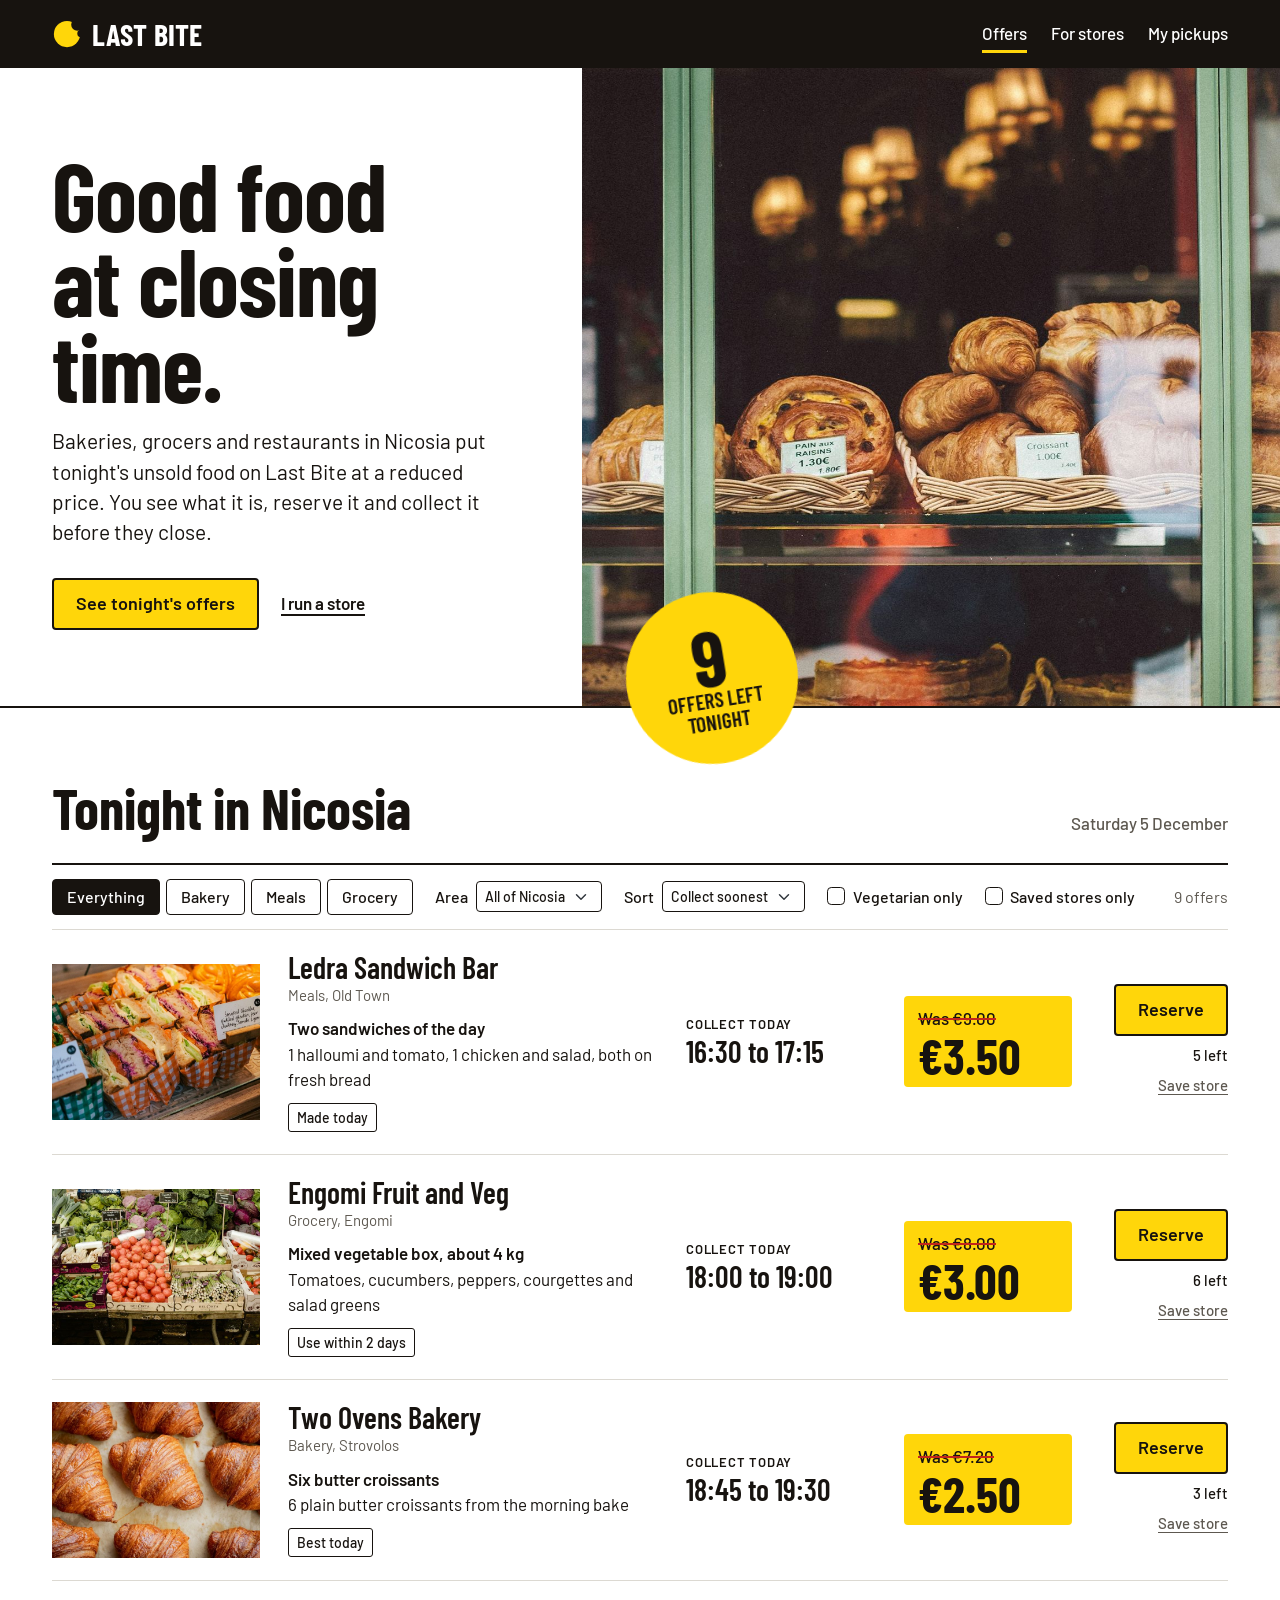
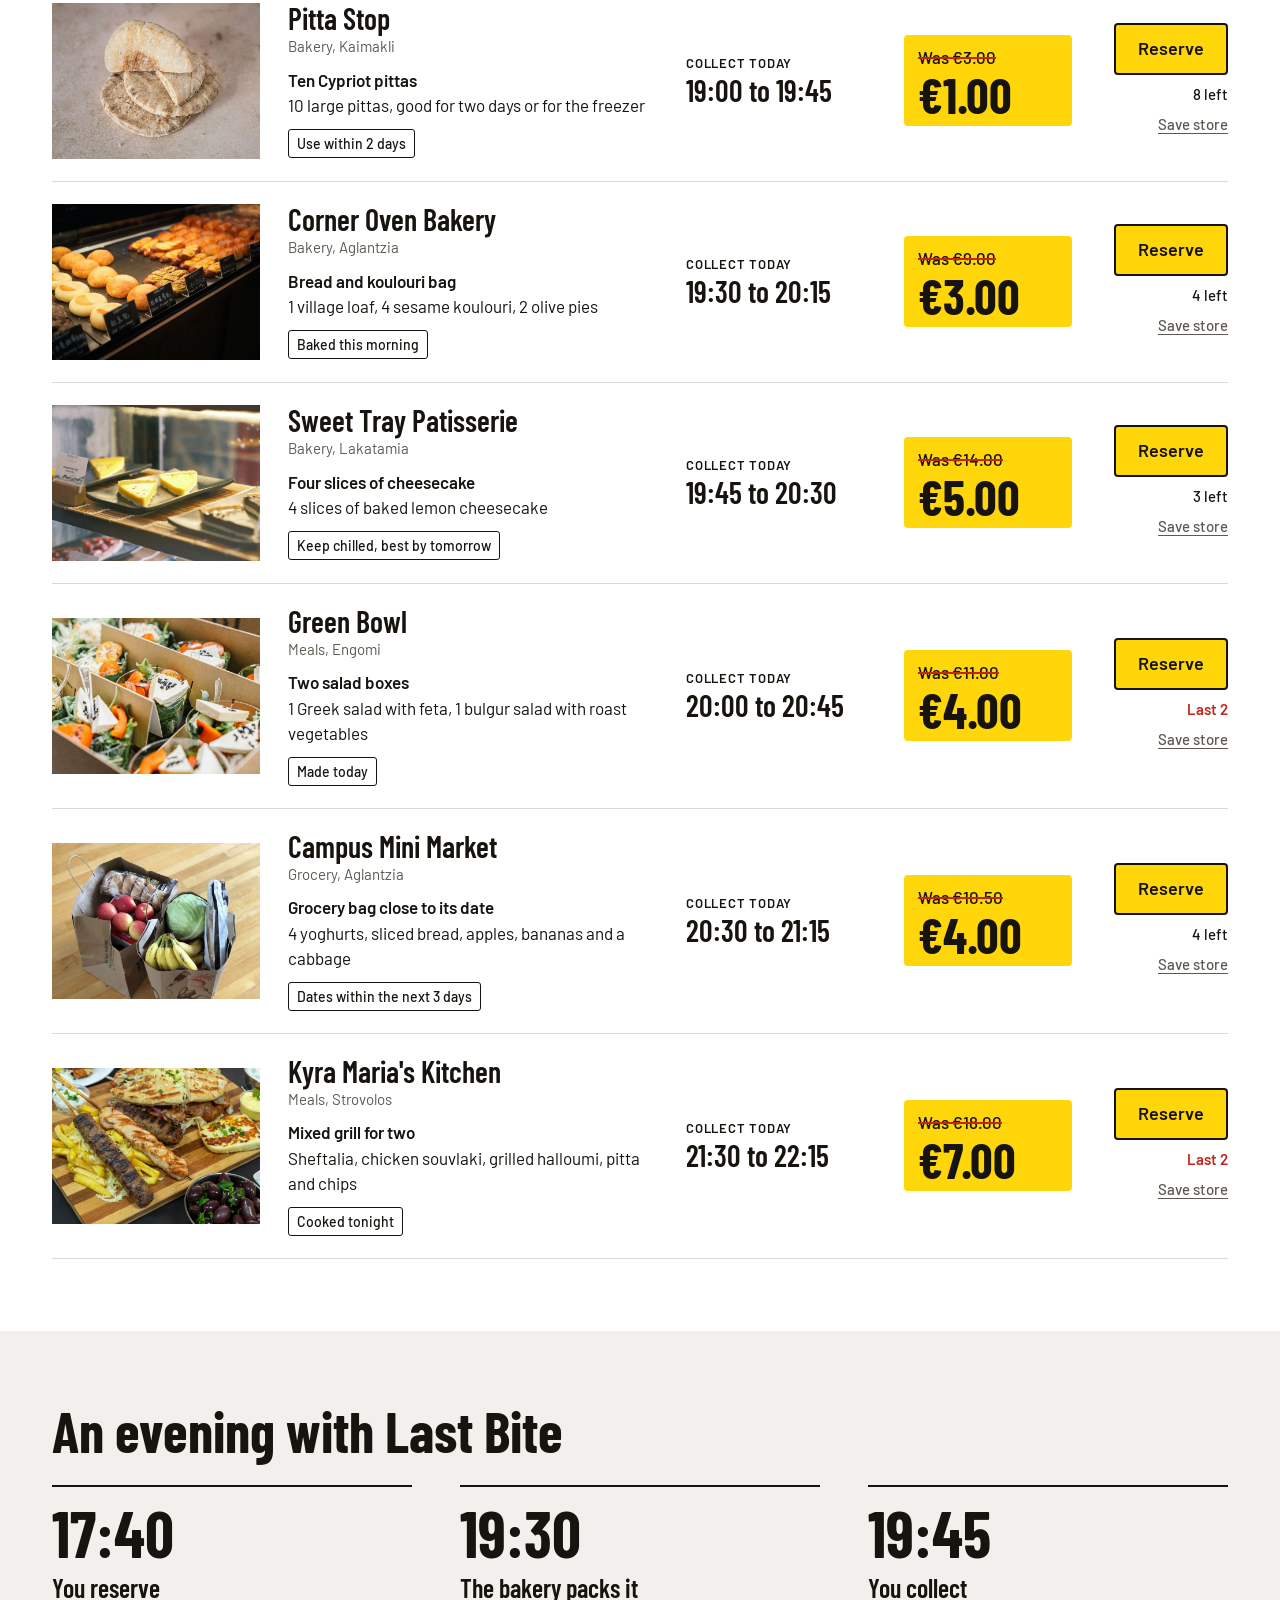
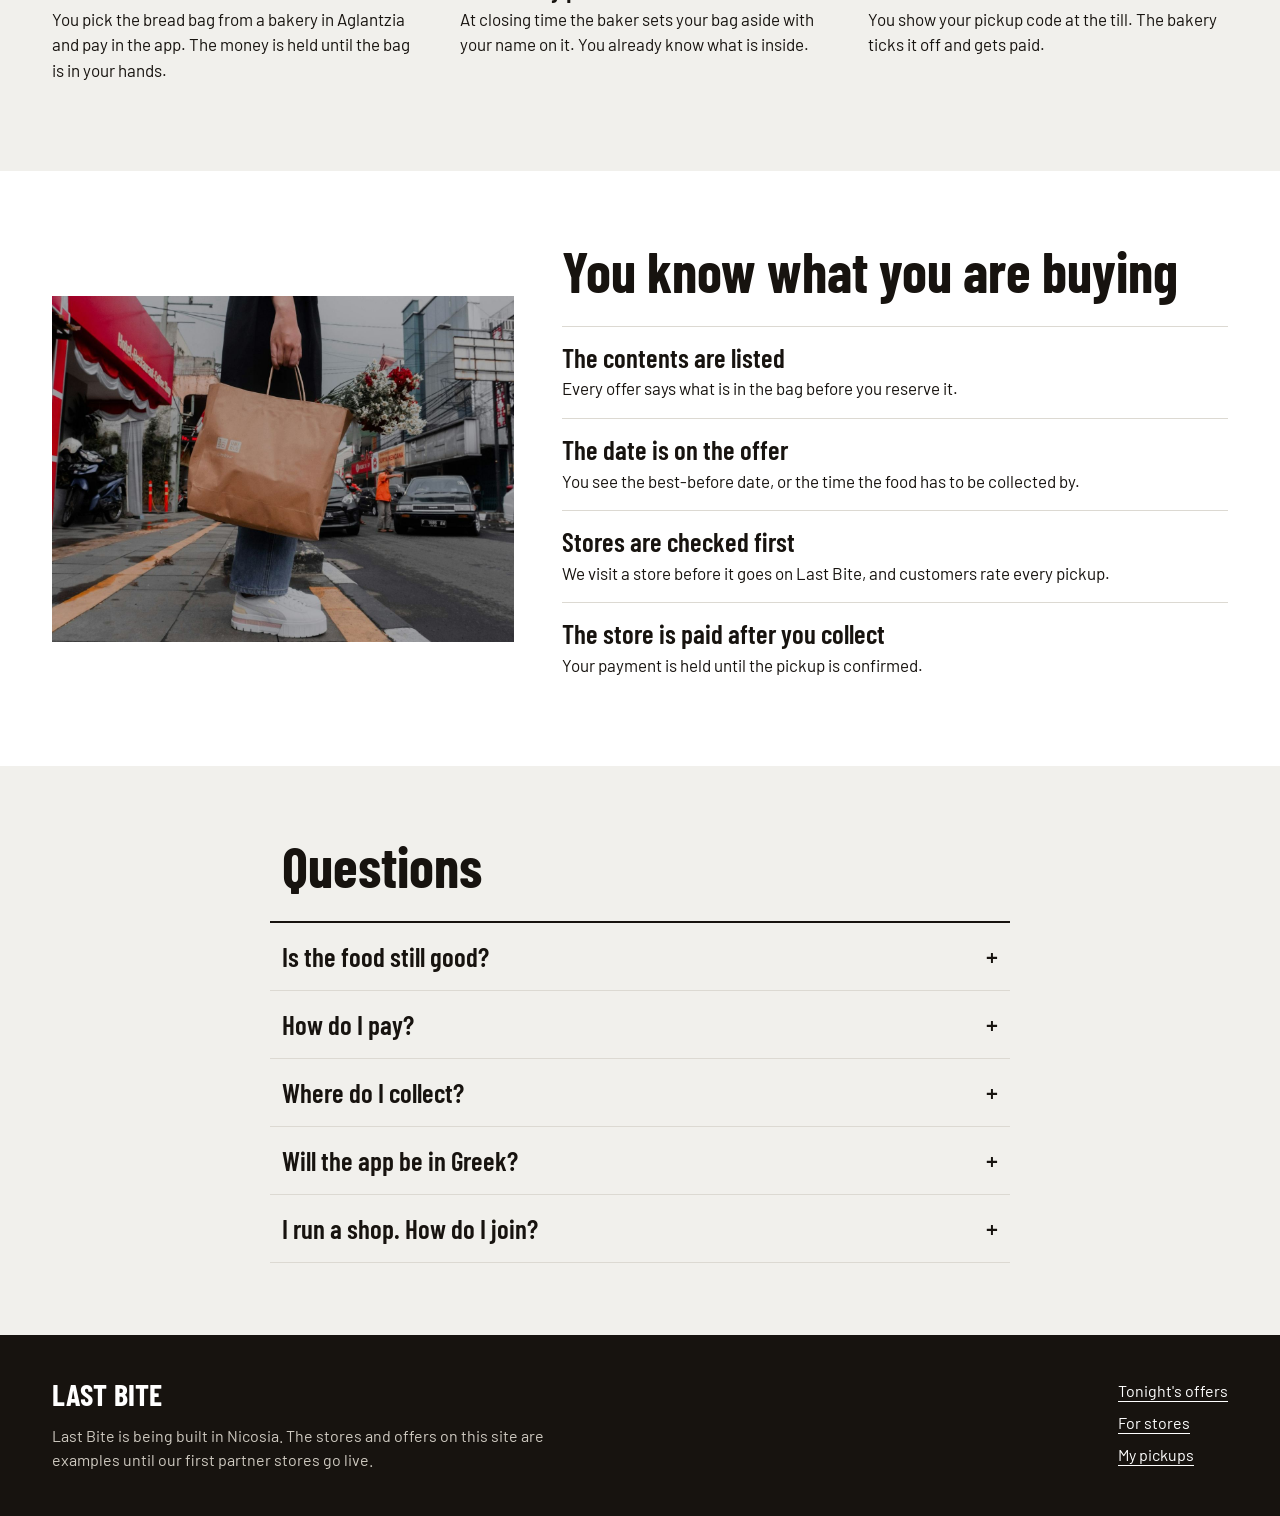
<file: index.html>
<!doctype html>
<html lang="en">
<head>
  <meta charset="utf-8">
  <meta name="viewport" content="width=device-width, initial-scale=1">
  <meta name="robots" content="noindex, nofollow">
  <title>Last Bite: good food at closing time in Nicosia</title>
  <meta name="description" content="Bakeries, grocers and restaurants in Nicosia sell tonight's unsold food at a reduced price. See what's left, reserve it and collect it before they close.">
  <link rel="icon" href="favicon.svg" type="image/svg+xml">
  <link rel="preconnect" href="https://fonts.googleapis.com">
  <link rel="preconnect" href="https://fonts.gstatic.com" crossorigin>
  <link href="https://fonts.googleapis.com/css2?family=Barlow:wght@400;500;600&family=Barlow+Condensed:wght@600;700&display=swap" rel="stylesheet">
  <link href="https://cdn.jsdelivr.net/npm/bootstrap@5.3.9/dist/css/bootstrap.min.css" rel="stylesheet" integrity="sha384-yEPZ7jP9S0QKiUQ0m3jjsO4ProIW7wvR9gXkI7JOGa2XVsw53Yke2bsdkBbjmmiX" crossorigin="anonymous">
  <link rel="stylesheet" href="css/site.css">
  <script>document.documentElement.classList.add("js");</script>
</head>
<body>
  <a class="skip" href="#offers">Skip to tonight's offers</a>

  <header class="top on-ink sticky-top">
    <nav class="navbar navbar-expand-lg" data-bs-theme="dark" aria-label="Main">
      <div class="container">
        <a class="navbar-brand brand" href="index.html">
          <svg width="30" height="30" viewBox="0 0 32 32" aria-hidden="true">
            <defs>
              <mask id="bite">
                <rect width="32" height="32" fill="#fff"/>
                <circle cx="27" cy="6" r="6.5"/>
                <circle cx="31" cy="15.5" r="4"/>
              </mask>
            </defs>
            <circle cx="16" cy="16" r="14" fill="#ffd60a" mask="url(#bite)"/>
          </svg>
          Last Bite
        </a>
        <button class="navbar-toggler" type="button" data-bs-toggle="collapse" data-bs-target="#menu" aria-controls="menu" aria-expanded="false" aria-label="Menu">
          <span class="navbar-toggler-icon"></span>
        </button>
        <div class="collapse navbar-collapse" id="menu">
          <ul class="navbar-nav ms-auto pb-2 pb-lg-0 gap-lg-4">
            <li class="nav-item"><a class="nav-link active" href="index.html" aria-current="page">Offers</a></li>
            <li class="nav-item"><a class="nav-link" href="stores.html">For stores</a></li>
            <li class="nav-item"><a class="nav-link" href="pickups.html">My pickups</a></li>
          </ul>
        </div>
      </div>
    </nav>
  </header>

  <main>
    <section class="hero">
      <div class="copy">
        <h1 class="lines"><span class="line"><span>Good food</span></span> <span class="line"><span>at closing</span></span> <span class="line"><span>time.</span></span></h1>
        <p class="lede after-lines">Bakeries, grocers and restaurants in Nicosia put tonight's unsold food on Last Bite at a reduced price. You see what it is, reserve it and collect it before they close.</p>
        <div class="actions after-lines">
          <a class="btn btn-bite" href="#offers">See tonight's offers</a>
          <a class="textlink" href="stores.html">I run a store</a>
        </div>
      </div>
      <figure>
        <div class="frame">
          <img src="img/hero-bakery-window.jpg" width="2000" height="1250" alt="Bread and pastries in a bakery window in the evening">
        </div>
        <p class="sticker" id="sticker"><b id="sticker-n" data-count>9</b><span>offers left<br>tonight</span></p>
      </figure>
    </section>

    <section class="section" id="offers">
      <div class="container">
        <div class="head reveal">
          <h2>Tonight in Nicosia</h2>
          <p class="when" id="today"></p>
        </div>

        <div class="filters reveal">
          <div class="chips" role="group" aria-label="Kind of food">
            <button class="chip" type="button" data-type="" aria-pressed="true">Everything</button>
            <button class="chip" type="button" data-type="Bakery" aria-pressed="false">Bakery</button>
            <button class="chip" type="button" data-type="Meals" aria-pressed="false">Meals</button>
            <button class="chip" type="button" data-type="Grocery" aria-pressed="false">Grocery</button>
          </div>
          <label>Area
            <select class="form-select form-select-sm w-auto" id="f-area">
              <option value="">All of Nicosia</option>
            </select>
          </label>
          <label>Sort
            <select class="form-select form-select-sm w-auto" id="f-sort">
              <option value="time">Collect soonest</option>
              <option value="price">Lowest price</option>
              <option value="saving">Biggest saving</option>
            </select>
          </label>
          <div class="form-check mb-0">
            <input class="form-check-input" type="checkbox" id="f-veg">
            <label class="form-check-label" for="f-veg">Vegetarian only</label>
          </div>
          <div class="form-check mb-0">
            <input class="form-check-input" type="checkbox" id="f-fav">
            <label class="form-check-label" for="f-fav">Saved stores only</label>
          </div>
          <p class="count" id="count" aria-live="polite"></p>
        </div>

        <ul class="offers" id="list"></ul>
        <p class="none" id="none" hidden>Nothing left that matches. Try another area or kind of food.</p>
      </div>
    </section>

    <section class="section shelf">
      <div class="container">
        <h2 class="reveal">An evening with Last Bite</h2>
        <ol class="evening row row-cols-1 row-cols-md-3 g-4 g-lg-5 list-unstyled stagger">
          <li class="col">
            <div class="step">
              <span class="clock">17:40</span>
              <h3>You reserve</h3>
              <p>You pick the bread bag from a bakery in Aglantzia and pay in the app. The money is held until the bag is in your hands.</p>
            </div>
          </li>
          <li class="col">
            <div class="step">
              <span class="clock">19:30</span>
              <h3>The bakery packs it</h3>
              <p>At closing time the baker sets your bag aside with your name on it. You already know what is inside.</p>
            </div>
          </li>
          <li class="col">
            <div class="step">
              <span class="clock">19:45</span>
              <h3>You collect</h3>
              <p>You show your pickup code at the till. The bakery ticks it off and gets paid.</p>
            </div>
          </li>
        </ol>
      </div>
    </section>

    <section class="section">
      <div class="container">
        <div class="row align-items-center g-4 g-lg-5">
          <figure class="col-lg-5 reveal from-left">
            <div class="frame">
              <img src="img/bag-street.jpg" width="1400" height="1050" loading="lazy" alt="Someone carrying a paper bag home along a street">
            </div>
          </figure>
          <div class="col-lg-7 reveal from-right">
            <h2>You know what you are buying</h2>
            <dl class="promises">
              <dt>The contents are listed</dt>
              <dd>Every offer says what is in the bag before you reserve it.</dd>
              <dt>The date is on the offer</dt>
              <dd>You see the best-before date, or the time the food has to be collected by.</dd>
              <dt>Stores are checked first</dt>
              <dd>We visit a store before it goes on Last Bite, and customers rate every pickup.</dd>
              <dt>The store is paid after you collect</dt>
              <dd>Your payment is held until the pickup is confirmed.</dd>
            </dl>
          </div>
        </div>
      </div>
    </section>

    <section class="section shelf">
      <div class="container narrow">
        <h2 class="reveal">Questions</h2>
        <div class="accordion accordion-flush reveal" id="faq">
          <div class="accordion-item">
            <h3 class="accordion-header">
              <button class="accordion-button collapsed" type="button" data-bs-toggle="collapse" data-bs-target="#q1" aria-expanded="false" aria-controls="q1">Is the food still good?</button>
            </h3>
            <div class="accordion-collapse collapse" id="q1" data-bs-parent="#faq">
              <p class="accordion-body">Yes. It is food the store made or stocked for today and did not sell: bread from the morning, a meal cooked this evening, groceries close to their date. The date is on every offer, so you decide before you reserve.</p>
            </div>
          </div>
          <div class="accordion-item">
            <h3 class="accordion-header">
              <button class="accordion-button collapsed" type="button" data-bs-toggle="collapse" data-bs-target="#q2" aria-expanded="false" aria-controls="q2">How do I pay?</button>
            </h3>
            <div class="accordion-collapse collapse" id="q2" data-bs-parent="#faq">
              <p class="accordion-body">By card in the app when you reserve. The store receives the money once you have collected. This website is a preview of the app, so nothing is charged here.</p>
            </div>
          </div>
          <div class="accordion-item">
            <h3 class="accordion-header">
              <button class="accordion-button collapsed" type="button" data-bs-toggle="collapse" data-bs-target="#q3" aria-expanded="false" aria-controls="q3">Where do I collect?</button>
            </h3>
            <div class="accordion-collapse collapse" id="q3" data-bs-parent="#faq">
              <p class="accordion-body">At the store, during the collection time shown on the offer. We are starting in Nicosia.</p>
            </div>
          </div>
          <div class="accordion-item">
            <h3 class="accordion-header">
              <button class="accordion-button collapsed" type="button" data-bs-toggle="collapse" data-bs-target="#q4" aria-expanded="false" aria-controls="q4">Will the app be in Greek?</button>
            </h3>
            <div class="accordion-collapse collapse" id="q4" data-bs-parent="#faq">
              <p class="accordion-body">Yes, in Greek and in English.</p>
            </div>
          </div>
          <div class="accordion-item">
            <h3 class="accordion-header">
              <button class="accordion-button collapsed" type="button" data-bs-toggle="collapse" data-bs-target="#q5" aria-expanded="false" aria-controls="q5">I run a shop. How do I join?</button>
            </h3>
            <div class="accordion-collapse collapse" id="q5" data-bs-parent="#faq">
              <p class="accordion-body">The page <a class="textlink" href="stores.html">for stores</a> explains the costs and lets you post an offer to try it.</p>
            </div>
          </div>
        </div>
      </div>
    </section>
  </main>

  <footer class="foot on-ink">
    <div class="container">
      <div class="row gy-4 justify-content-between">
        <div class="col-md-7">
          <a class="brand" href="index.html">Last Bite</a>
          <p>Last Bite is being built in Nicosia. The stores and offers on this site are examples until our first partner stores go live.</p>
        </div>
        <nav class="col-md-auto" aria-label="Footer">
          <a href="index.html#offers">Tonight's offers</a>
          <a href="stores.html">For stores</a>
          <a href="pickups.html">My pickups</a>
        </nav>
      </div>
    </div>
  </footer>

  <div class="modal fade" id="reserve" tabindex="-1" aria-labelledby="reserve-title" aria-hidden="true">
    <div class="modal-dialog modal-dialog-centered">
      <div class="modal-content">
        <div class="sheet" id="reserve-step">
          <h2 id="reserve-title">Reserve</h2>
          <div class="summary">
            <div>
              <p class="what" id="r-what"></p>
              <p id="r-inside"></p>
              <p id="r-collect"></p>
            </div>
            <div class="tag">
              <span class="was" id="r-was"></span>
              <span class="now" id="r-now"></span>
            </div>
          </div>
          <form id="reserve-form" novalidate>
            <div class="field">
              <label class="form-label" for="r-qty">How many?</label>
              <select class="form-select" id="r-qty"></select>
            </div>
            <div class="field">
              <label class="form-label" for="r-name">Your first name</label>
              <input class="form-control" id="r-name" type="text" autocomplete="given-name" maxlength="30" required>
              <span class="hint">The store writes it on the bag.</span>
              <p class="error" id="r-name-err" hidden>Please enter your first name.</p>
            </div>
            <p class="note">This is a preview of Last Bite. Nothing is charged and no food is set aside yet.</p>
            <div class="row-actions">
              <button class="btn btn-bite" type="submit" id="r-submit">Reserve</button>
              <button class="btn btn-plain" type="button" data-bs-dismiss="modal">Cancel</button>
            </div>
          </form>
        </div>
        <div class="sheet" id="reserve-done" hidden>
          <h2 tabindex="-1" id="done-title">Reserved</h2>
          <div class="ticket" id="done-ticket"></div>
          <div class="row-actions">
            <a class="btn btn-bite" href="pickups.html">My pickups</a>
            <button class="btn btn-plain" type="button" data-bs-dismiss="modal">Back to offers</button>
          </div>
        </div>
      </div>
    </div>
  </div>

  <script src="https://cdn.jsdelivr.net/npm/bootstrap@5.3.9/dist/js/bootstrap.bundle.min.js" integrity="sha384-WyOxWvTyr1QaMPfiPJSv76iReVthorl5uWlFtZPyK0IEB0hGzo9y5Bp9mYanr8Bu" crossorigin="anonymous"></script>
  <script src="js/data.js"></script>
  <script src="js/motion.js"></script>
  <script src="js/app.js"></script>
</body>
</html>
</file>
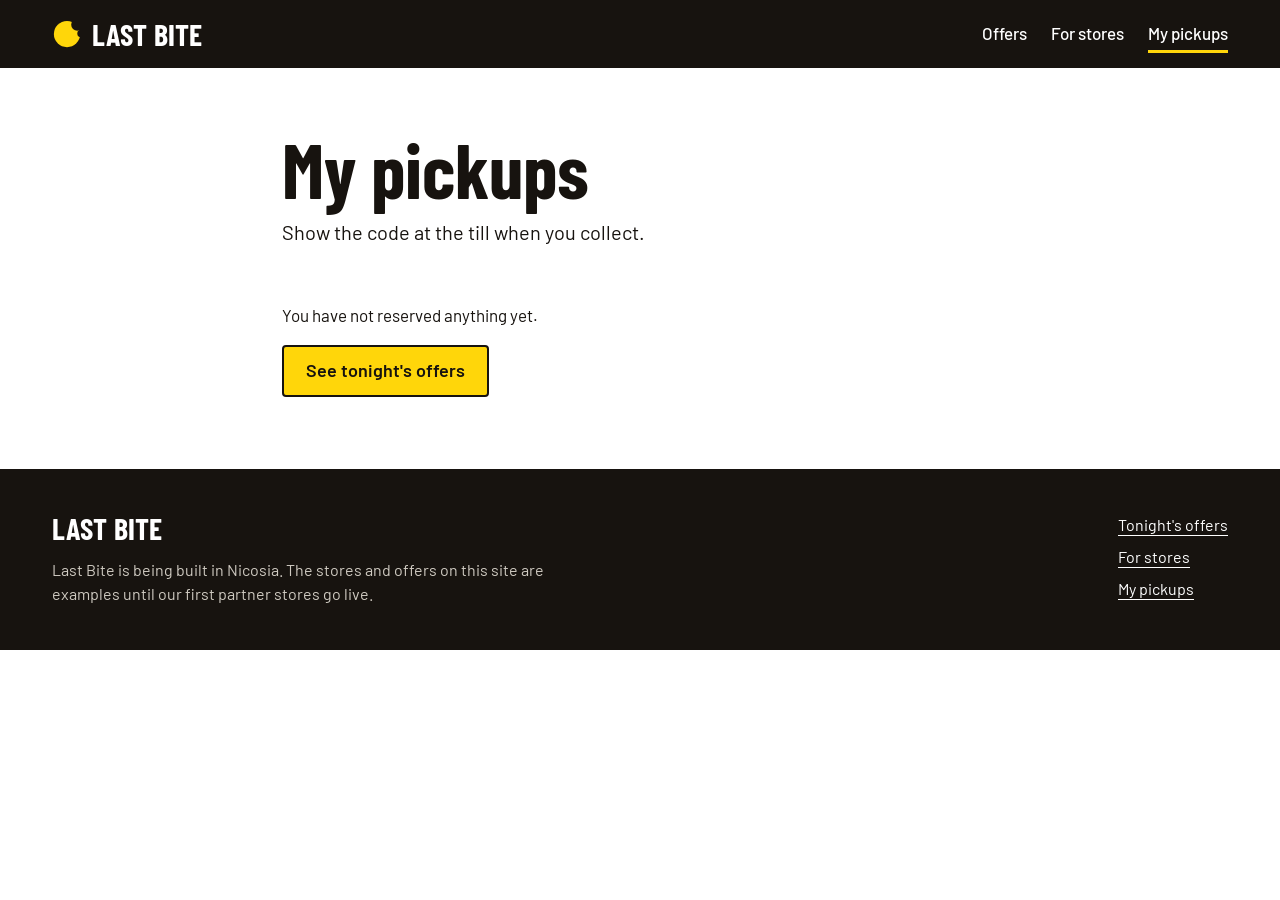
<file: pickups.html>
<!doctype html>
<html lang="en">
<head>
  <meta charset="utf-8">
  <meta name="viewport" content="width=device-width, initial-scale=1">
  <meta name="robots" content="noindex, nofollow">
  <title>My pickups | Last Bite</title>
  <link rel="icon" href="favicon.svg" type="image/svg+xml">
  <link rel="preconnect" href="https://fonts.googleapis.com">
  <link rel="preconnect" href="https://fonts.gstatic.com" crossorigin>
  <link href="https://fonts.googleapis.com/css2?family=Barlow:wght@400;500;600&family=Barlow+Condensed:wght@600;700&display=swap" rel="stylesheet">
  <link href="https://cdn.jsdelivr.net/npm/bootstrap@5.3.9/dist/css/bootstrap.min.css" rel="stylesheet" integrity="sha384-yEPZ7jP9S0QKiUQ0m3jjsO4ProIW7wvR9gXkI7JOGa2XVsw53Yke2bsdkBbjmmiX" crossorigin="anonymous">
  <link rel="stylesheet" href="css/site.css">
  <script>document.documentElement.classList.add("js");</script>
</head>
<body>
  <a class="skip" href="#tickets">Skip to my pickups</a>

  <header class="top on-ink sticky-top">
    <nav class="navbar navbar-expand-lg" data-bs-theme="dark" aria-label="Main">
      <div class="container">
        <a class="navbar-brand brand" href="index.html">
          <svg width="30" height="30" viewBox="0 0 32 32" aria-hidden="true">
            <defs>
              <mask id="bite">
                <rect width="32" height="32" fill="#fff"/>
                <circle cx="27" cy="6" r="6.5"/>
                <circle cx="31" cy="15.5" r="4"/>
              </mask>
            </defs>
            <circle cx="16" cy="16" r="14" fill="#ffd60a" mask="url(#bite)"/>
          </svg>
          Last Bite
        </a>
        <button class="navbar-toggler" type="button" data-bs-toggle="collapse" data-bs-target="#menu" aria-controls="menu" aria-expanded="false" aria-label="Menu">
          <span class="navbar-toggler-icon"></span>
        </button>
        <div class="collapse navbar-collapse" id="menu">
          <ul class="navbar-nav ms-auto pb-2 pb-lg-0 gap-lg-4">
            <li class="nav-item"><a class="nav-link" href="index.html">Offers</a></li>
            <li class="nav-item"><a class="nav-link" href="stores.html">For stores</a></li>
            <li class="nav-item"><a class="nav-link active" href="pickups.html" aria-current="page">My pickups</a></li>
          </ul>
        </div>
      </div>
    </nav>
  </header>

  <main>
    <section class="pagehead">
      <div class="container narrow">
        <h1 class="lines"><span class="line"><span>My pickups</span></span></h1>
        <p class="after-lines">Show the code at the till when you collect.</p>
        <p class="after-lines" id="tally" hidden></p>
      </div>
    </section>

    <section class="section pickups">
      <div class="container narrow">
        <ul class="tickets" id="tickets"></ul>
        <div class="reveal" id="empty" hidden>
          <p>You have not reserved anything yet.</p>
          <a class="btn btn-bite" href="index.html#offers">See tonight's offers</a>
        </div>
      </div>
    </section>
  </main>

  <footer class="foot on-ink">
    <div class="container">
      <div class="row gy-4 justify-content-between">
        <div class="col-md-7">
          <a class="brand" href="index.html">Last Bite</a>
          <p>Last Bite is being built in Nicosia. The stores and offers on this site are examples until our first partner stores go live.</p>
        </div>
        <nav class="col-md-auto" aria-label="Footer">
          <a href="index.html#offers">Tonight's offers</a>
          <a href="stores.html">For stores</a>
          <a href="pickups.html">My pickups</a>
        </nav>
      </div>
    </div>
  </footer>

  <script src="https://cdn.jsdelivr.net/npm/bootstrap@5.3.9/dist/js/bootstrap.bundle.min.js" integrity="sha384-WyOxWvTyr1QaMPfiPJSv76iReVthorl5uWlFtZPyK0IEB0hGzo9y5Bp9mYanr8Bu" crossorigin="anonymous"></script>
  <script src="js/data.js"></script>
  <script src="js/motion.js"></script>
  <script src="js/app.js"></script>
</body>
</html>
</file>
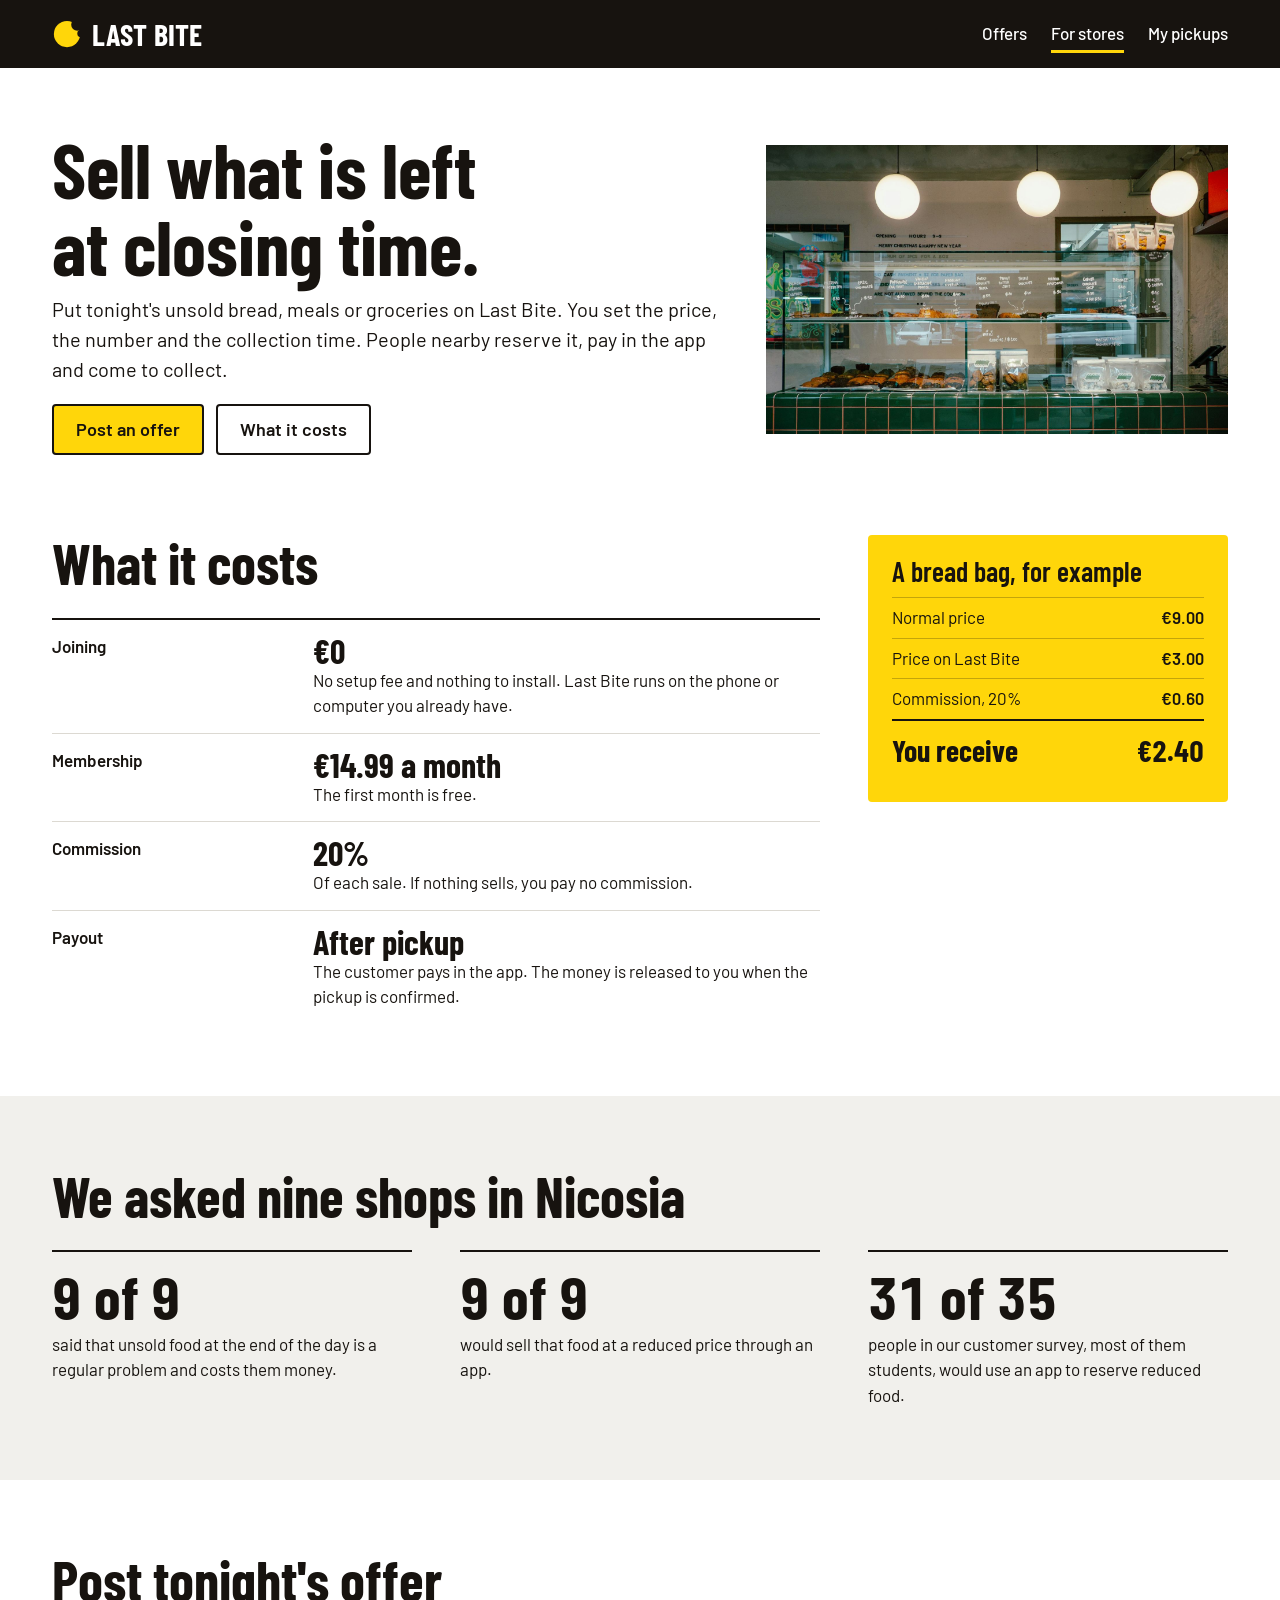
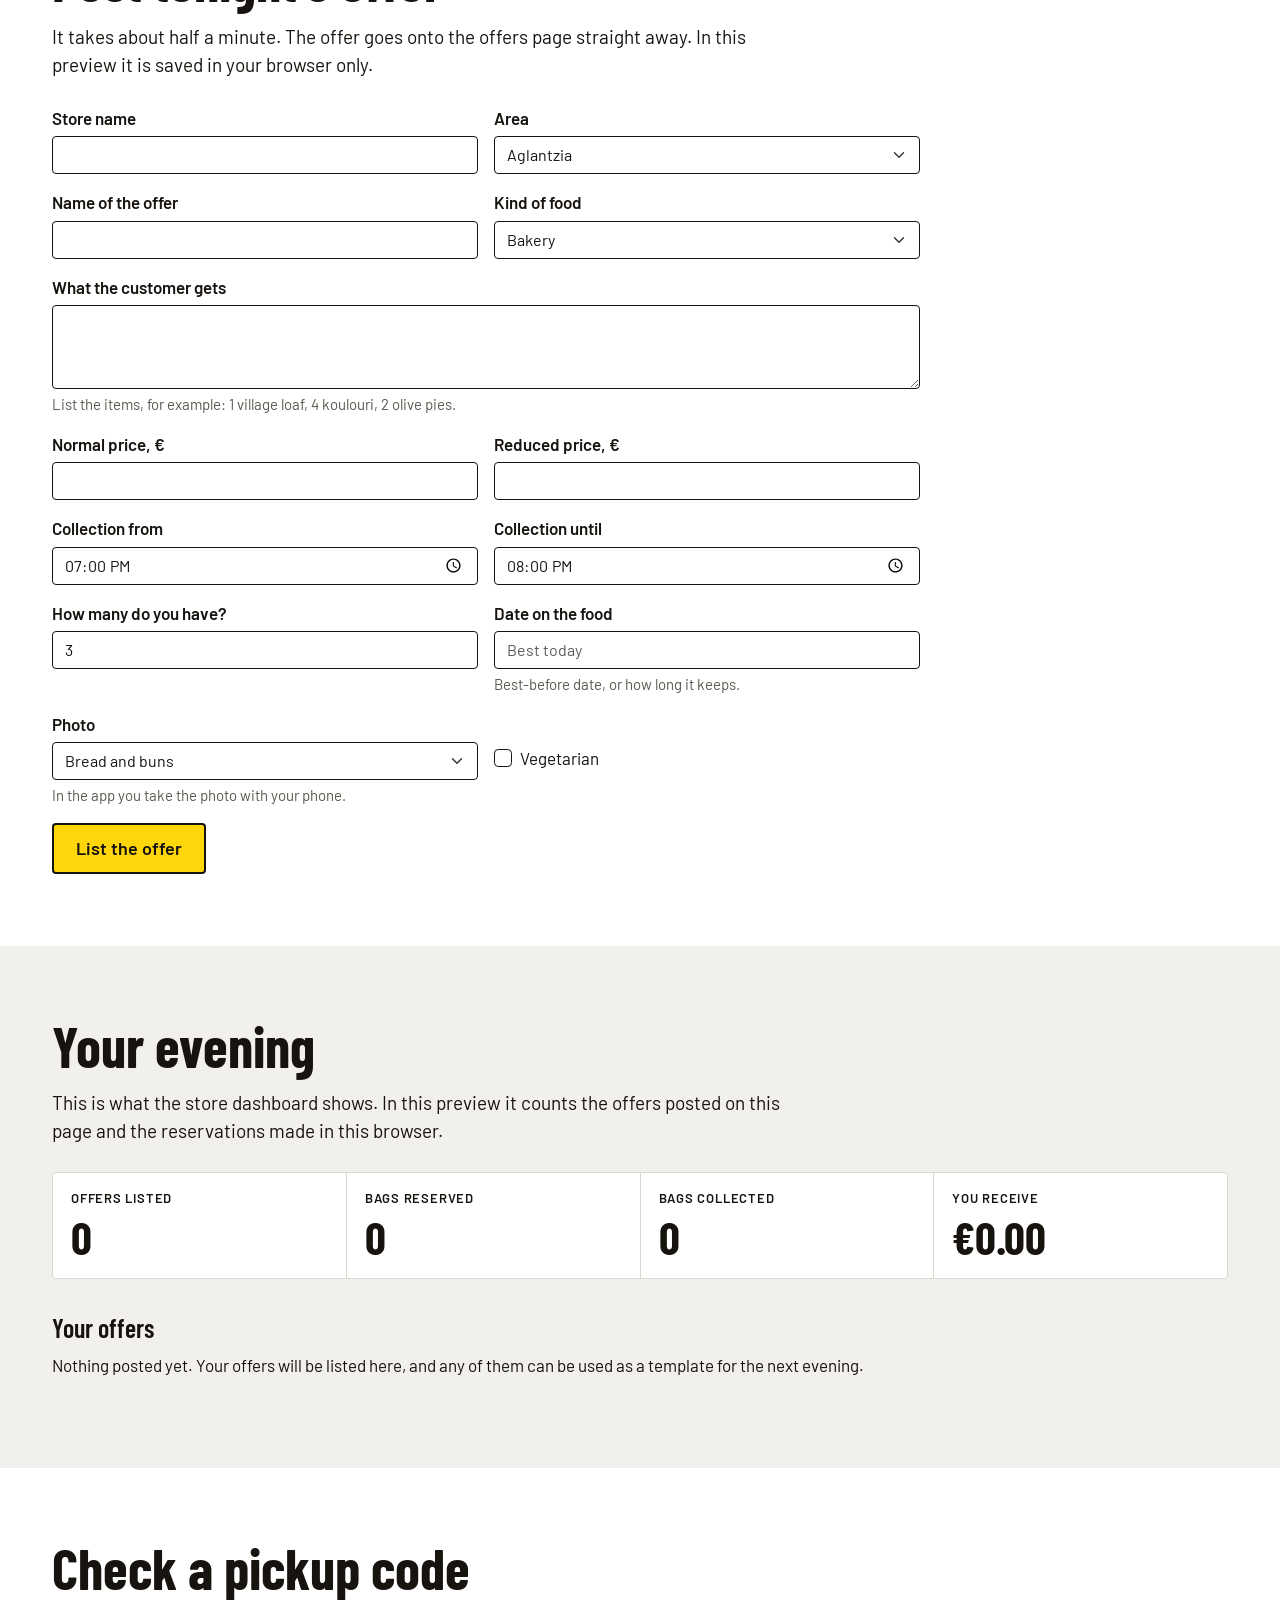
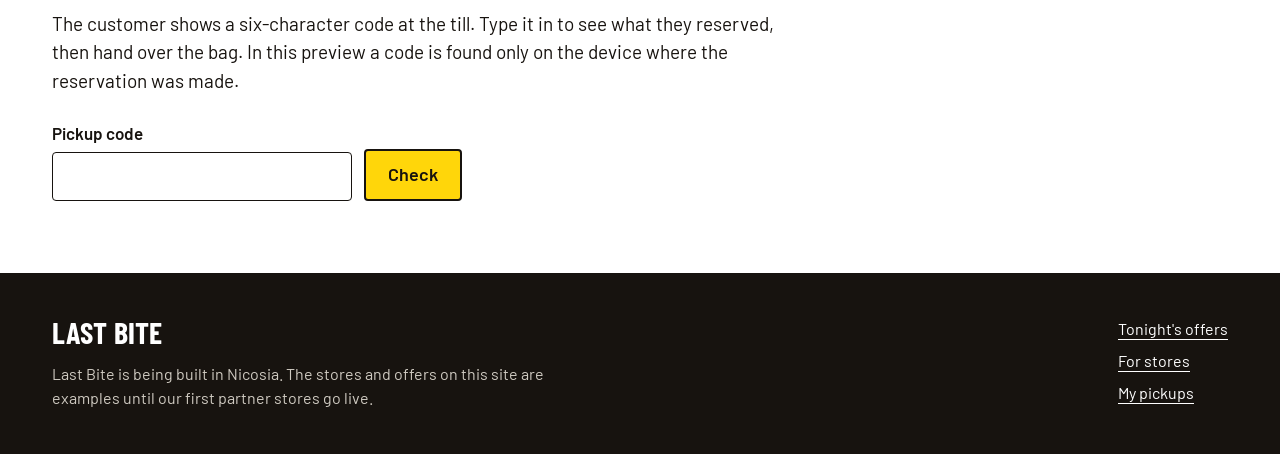
<file: stores.html>
<!doctype html>
<html lang="en">
<head>
  <meta charset="utf-8">
  <meta name="viewport" content="width=device-width, initial-scale=1">
  <meta name="robots" content="noindex, nofollow">
  <title>For stores | Last Bite</title>
  <meta name="description" content="Sell tonight's unsold bread, meals or groceries on Last Bite. You set the price, the number and the collection time.">
  <link rel="icon" href="favicon.svg" type="image/svg+xml">
  <link rel="preconnect" href="https://fonts.googleapis.com">
  <link rel="preconnect" href="https://fonts.gstatic.com" crossorigin>
  <link href="https://fonts.googleapis.com/css2?family=Barlow:wght@400;500;600&family=Barlow+Condensed:wght@600;700&display=swap" rel="stylesheet">
  <link href="https://cdn.jsdelivr.net/npm/bootstrap@5.3.9/dist/css/bootstrap.min.css" rel="stylesheet" integrity="sha384-yEPZ7jP9S0QKiUQ0m3jjsO4ProIW7wvR9gXkI7JOGa2XVsw53Yke2bsdkBbjmmiX" crossorigin="anonymous">
  <link rel="stylesheet" href="css/site.css">
  <script>document.documentElement.classList.add("js");</script>
</head>
<body>
  <a class="skip" href="#post">Skip to the offer form</a>

  <header class="top on-ink sticky-top">
    <nav class="navbar navbar-expand-lg" data-bs-theme="dark" aria-label="Main">
      <div class="container">
        <a class="navbar-brand brand" href="index.html">
          <svg width="30" height="30" viewBox="0 0 32 32" aria-hidden="true">
            <defs>
              <mask id="bite">
                <rect width="32" height="32" fill="#fff"/>
                <circle cx="27" cy="6" r="6.5"/>
                <circle cx="31" cy="15.5" r="4"/>
              </mask>
            </defs>
            <circle cx="16" cy="16" r="14" fill="#ffd60a" mask="url(#bite)"/>
          </svg>
          Last Bite
        </a>
        <button class="navbar-toggler" type="button" data-bs-toggle="collapse" data-bs-target="#menu" aria-controls="menu" aria-expanded="false" aria-label="Menu">
          <span class="navbar-toggler-icon"></span>
        </button>
        <div class="collapse navbar-collapse" id="menu">
          <ul class="navbar-nav ms-auto pb-2 pb-lg-0 gap-lg-4">
            <li class="nav-item"><a class="nav-link" href="index.html">Offers</a></li>
            <li class="nav-item"><a class="nav-link active" href="stores.html" aria-current="page">For stores</a></li>
            <li class="nav-item"><a class="nav-link" href="pickups.html">My pickups</a></li>
          </ul>
        </div>
      </div>
    </nav>
  </header>

  <main>
    <section class="pagehead">
      <div class="container">
        <div class="row align-items-center g-4 g-lg-5">
          <div class="col-lg-7">
            <h1 class="lines"><span class="line"><span>Sell what is left</span></span> <span class="line"><span>at closing time.</span></span></h1>
            <p class="after-lines">Put tonight's unsold bread, meals or groceries on Last Bite. You set the price, the number and the collection time. People nearby reserve it, pay in the app and come to collect.</p>
            <div class="row-actions after-lines">
              <a class="btn btn-bite" href="#post">Post an offer</a>
              <a class="btn btn-plain" href="#costs">What it costs</a>
            </div>
          </div>
          <figure class="col-lg-5 reveal from-right">
            <div class="frame">
              <img src="img/counter.jpg" width="1600" height="1000" alt="A bakery counter with a glass display case">
            </div>
          </figure>
        </div>
      </div>
    </section>

    <section class="section" id="costs">
      <div class="container">
        <div class="row align-items-start g-4 g-lg-5">
          <div class="col-lg-8 reveal from-left">
            <h2>What it costs</h2>
            <table class="rates">
              <tr>
                <th scope="row">Joining</th>
                <td><span class="big">€0</span>No setup fee and nothing to install. Last Bite runs on the phone or computer you already have.</td>
              </tr>
              <tr>
                <th scope="row">Membership</th>
                <td><span class="big">€14.99 a month</span>The first month is free.</td>
              </tr>
              <tr>
                <th scope="row">Commission</th>
                <td><span class="big">20%</span>Of each sale. If nothing sells, you pay no commission.</td>
              </tr>
              <tr>
                <th scope="row">Payout</th>
                <td><span class="big">After pickup</span>The customer pays in the app. The money is released to you when the pickup is confirmed.</td>
              </tr>
            </table>
          </div>
          <div class="col-lg-4 reveal from-right">
            <div class="sum">
              <h3>A bread bag, for example</h3>
              <table>
                <tr><td>Normal price</td><td>€9.00</td></tr>
                <tr><td>Price on Last Bite</td><td>€3.00</td></tr>
                <tr><td>Commission, 20%</td><td>€0.60</td></tr>
                <tr><td>You receive</td><td>€2.40</td></tr>
              </table>
            </div>
          </div>
        </div>
      </div>
    </section>

    <section class="section shelf">
      <div class="container">
        <h2 class="reveal">We asked nine shops in Nicosia</h2>
        <div class="row row-cols-1 row-cols-md-3 g-4 g-lg-5 stagger">
          <div class="col">
            <div class="step stat">
              <b data-count>9 of 9</b>
              <p>said that unsold food at the end of the day is a regular problem and costs them money.</p>
            </div>
          </div>
          <div class="col">
            <div class="step stat">
              <b data-count>9 of 9</b>
              <p>would sell that food at a reduced price through an app.</p>
            </div>
          </div>
          <div class="col">
            <div class="step stat">
              <b data-count>33 of 35</b>
              <p>people in our customer survey, most of them students, would use an app to reserve reduced food.</p>
            </div>
          </div>
        </div>
      </div>
    </section>

    <section class="section" id="post">
      <div class="container">
        <h2 class="reveal">Post tonight's offer</h2>
        <p class="intro reveal">It takes about half a minute. The offer goes onto the offers page straight away. In this preview it is saved in your browser only.</p>

        <form class="row g-3 form reveal" id="post-form" novalidate>
          <div class="col-md-6 field">
            <label class="form-label" for="p-store">Store name</label>
            <input class="form-control" id="p-store" type="text" maxlength="40" autocomplete="organization">
            <p class="error" id="p-store-err" hidden></p>
          </div>
          <div class="col-md-6 field">
            <label class="form-label" for="p-area">Area</label>
            <select class="form-select" id="p-area"></select>
          </div>
          <div class="col-md-6 field">
            <label class="form-label" for="p-title">Name of the offer</label>
            <input class="form-control" id="p-title" type="text" maxlength="50">
            <p class="error" id="p-title-err" hidden></p>
          </div>
          <div class="col-md-6 field">
            <label class="form-label" for="p-type">Kind of food</label>
            <select class="form-select" id="p-type">
              <option>Bakery</option>
              <option>Meals</option>
              <option>Grocery</option>
            </select>
          </div>
          <div class="col-12 field">
            <label class="form-label" for="p-contents">What the customer gets</label>
            <textarea class="form-control" id="p-contents" maxlength="160"></textarea>
            <span class="hint">List the items, for example: 1 village loaf, 4 koulouri, 2 olive pies.</span>
            <p class="error" id="p-contents-err" hidden></p>
          </div>
          <div class="col-6 field">
            <label class="form-label" for="p-was">Normal price, €</label>
            <input class="form-control" id="p-was" type="number" inputmode="decimal" min="0" step="0.1">
            <p class="error" id="p-was-err" hidden></p>
          </div>
          <div class="col-6 field">
            <label class="form-label" for="p-now">Reduced price, €</label>
            <input class="form-control" id="p-now" type="number" inputmode="decimal" min="0" step="0.1">
            <p class="error" id="p-now-err" hidden></p>
          </div>
          <div class="col-6 field">
            <label class="form-label" for="p-from">Collection from</label>
            <input class="form-control" id="p-from" type="time" value="19:00">
          </div>
          <div class="col-6 field">
            <label class="form-label" for="p-until">Collection until</label>
            <input class="form-control" id="p-until" type="time" value="20:00">
            <p class="error" id="p-until-err" hidden></p>
          </div>
          <div class="col-md-6 field">
            <label class="form-label" for="p-qty">How many do you have?</label>
            <input class="form-control" id="p-qty" type="number" inputmode="numeric" min="1" max="50" step="1" value="3">
            <p class="error" id="p-qty-err" hidden></p>
          </div>
          <div class="col-md-6 field">
            <label class="form-label" for="p-date">Date on the food</label>
            <input class="form-control" id="p-date" type="text" maxlength="40" placeholder="Best today">
            <span class="hint">Best-before date, or how long it keeps.</span>
          </div>
          <div class="col-md-6 field">
            <label class="form-label" for="p-photo">Photo</label>
            <select class="form-select" id="p-photo">
              <option value="bread">Bread and buns</option>
              <option value="croissants">Croissants</option>
              <option value="pitta">Pitta</option>
              <option value="cake">Cake</option>
              <option value="sandwiches">Sandwiches</option>
              <option value="rolls">Filled rolls</option>
              <option value="salad">Salad boxes</option>
              <option value="grill">Grill</option>
              <option value="vegetables">Vegetables</option>
              <option value="roots">Root vegetables</option>
              <option value="fruit">Fruit</option>
              <option value="groceries">Groceries</option>
            </select>
            <span class="hint">In the app you take the photo with your phone.</span>
          </div>
          <div class="col-md-6 field align-self-center">
            <div class="form-check mb-0">
              <input class="form-check-input" id="p-veg" type="checkbox">
              <label class="form-check-label" for="p-veg">Vegetarian</label>
            </div>
          </div>
          <div class="col-12">
            <button class="btn btn-bite" type="submit">List the offer</button>
          </div>
        </form>

        <div class="done-box" id="posted" tabindex="-1" hidden>
          <p id="posted-text"></p>
          <div class="row-actions">
            <a class="btn btn-bite" href="index.html#offers">See it on the offers page</a>
            <button class="btn btn-plain" type="button" id="clear-mine">Remove my test offers</button>
          </div>
        </div>
      </div>
    </section>

    <section class="section shelf" id="board">
      <div class="container">
        <h2 class="reveal">Your evening</h2>
        <p class="intro reveal">This is what the store dashboard shows. In this preview it counts the offers posted on this page and the reservations made in this browser.</p>
        <dl class="board reveal">
          <div><dt>Offers listed</dt><dd id="b-listed">0</dd></div>
          <div><dt>Bags reserved</dt><dd id="b-reserved">0</dd></div>
          <div><dt>Bags collected</dt><dd id="b-collected">0</dd></div>
          <div><dt>You receive</dt><dd id="b-paid">€0.00</dd></div>
        </dl>
        <h3 class="mine-head reveal">Your offers</h3>
        <ul class="mine" id="mine"></ul>
        <p class="reveal" id="mine-none">Nothing posted yet. Your offers will be listed here, and any of them can be used as a template for the next evening.</p>
      </div>
    </section>

    <section class="section" id="check">
      <div class="container">
        <h2 class="reveal">Check a pickup code</h2>
        <p class="intro reveal">The customer shows a six-character code at the till. Type it in to see what they reserved, then hand over the bag. In this preview a code is found only on the device where the reservation was made.</p>
        <form class="check reveal" id="check-form">
          <div class="field">
            <label class="form-label" for="c-code">Pickup code</label>
            <input class="form-control" id="c-code" type="text" maxlength="7" autocomplete="off" autocapitalize="characters" spellcheck="false">
          </div>
          <button class="btn btn-bite" type="submit">Check</button>
        </form>
        <div id="check-out" aria-live="polite" hidden></div>
      </div>
    </section>
  </main>

  <footer class="foot on-ink">
    <div class="container">
      <div class="row gy-4 justify-content-between">
        <div class="col-md-7">
          <a class="brand" href="index.html">Last Bite</a>
          <p>Last Bite is being built in Nicosia. The stores and offers on this site are examples until our first partner stores go live.</p>
        </div>
        <nav class="col-md-auto" aria-label="Footer">
          <a href="index.html#offers">Tonight's offers</a>
          <a href="stores.html">For stores</a>
          <a href="pickups.html">My pickups</a>
        </nav>
      </div>
    </div>
  </footer>

  <script src="https://cdn.jsdelivr.net/npm/bootstrap@5.3.9/dist/js/bootstrap.bundle.min.js" integrity="sha384-WyOxWvTyr1QaMPfiPJSv76iReVthorl5uWlFtZPyK0IEB0hGzo9y5Bp9mYanr8Bu" crossorigin="anonymous"></script>
  <script src="js/data.js"></script>
  <script src="js/motion.js"></script>
  <script src="js/app.js"></script>
</body>
</html>
</file>
<file: css/site.css>
/* Loaded after Bootstrap. Bootstrap gives the grid, navbar, forms, modal and
   accordion; this file gives them the Last Bite look and adds the motion. */

:root {
  --ink: #17130f;
  --paper: #ffffff;
  --shelf: #f1f0ec;
  --line: #dcd9d2;
  --muted: #5d5850;
  --sticker: #ffd60a;
  --sticker-dark: #e9bf00;
  --red: #c4261b;
  --green: #1d6b3a;
  --display: "Barlow Condensed", "Arial Narrow", Arial, sans-serif;
  --text: "Barlow", Arial, Helvetica, sans-serif;
  --gutter: 32px;
  --page: 1240px;
  --ease-out: cubic-bezier(0.16, 1, 0.3, 1);
  --fill-time: 0.35s;

  --bs-body-font-family: var(--text);
  --bs-body-color: var(--ink);
  --bs-body-bg: var(--paper);
  --bs-border-radius: 4px;
  --bs-border-radius-sm: 4px;
}

@view-transition {
  navigation: auto;
}

html {
  scroll-padding-top: 88px;
}

body {
  font-size: 17px;
  line-height: 1.5;
}

img {
  display: block;
  max-width: 100%;
  height: auto;
}

figure {
  margin: 0;
}

h1,
h2,
h3 {
  font-family: var(--display);
  font-weight: 700;
  line-height: 1;
  margin: 0;
}

p {
  margin: 0 0 1em;
}

a {
  color: inherit;
}

:focus-visible {
  outline: 3px solid var(--ink);
  outline-offset: 3px;
}

.on-ink :focus-visible {
  outline-color: var(--sticker);
}

/* headings and boxes that only receive focus from a script */
[tabindex="-1"]:focus-visible {
  outline: none;
}

.container {
  max-width: var(--page);
  padding-inline: var(--gutter);
}

.narrow {
  max-width: 780px;
}

.skip {
  position: absolute;
  left: -999px;
  top: 0;
  background: var(--sticker);
  padding: 10px 16px;
  font-weight: 600;
}

.skip:focus {
  left: 12px;
  top: 12px;
  z-index: 1100;
}

/* header */

.top {
  background: var(--ink);
  color: var(--paper);
  transition: transform 0.3s ease, box-shadow 0.3s ease;
}

.top.scrolled {
  box-shadow: 0 8px 24px rgba(23, 19, 15, 0.28);
}

.top.away {
  transform: translateY(-100%);
}

.top .navbar {
  --bs-navbar-padding-y: 0;
  --bs-navbar-color: var(--paper);
  --bs-navbar-hover-color: var(--paper);
  --bs-navbar-active-color: var(--paper);
  --bs-navbar-brand-color: var(--paper);
  --bs-navbar-brand-hover-color: var(--paper);
  --bs-navbar-nav-link-padding-x: 0;
  --bs-navbar-toggler-border-color: transparent;
  --bs-navbar-toggler-padding-x: 8px;
  --bs-navbar-toggler-focus-width: 0;
  --bs-navbar-toggler-icon-bg: url("data:image/svg+xml,%3csvg xmlns='http://www.w3.org/2000/svg' viewBox='0 0 30 30'%3e%3cpath stroke='%23fff' stroke-width='2.5' d='M4 8h22M4 15h22M4 22h22'/%3e%3c/svg%3e");
  min-height: 68px;
}

.brand {
  display: inline-flex;
  align-items: center;
  gap: 10px;
  font-family: var(--display);
  font-weight: 700;
  font-size: 30px;
  line-height: 1;
  letter-spacing: 0.01em;
  text-decoration: none;
  text-transform: uppercase;
}

.brand svg {
  flex: none;
  transition: transform 0.5s var(--ease-out);
}

.nav-link {
  position: relative;
  display: inline-block;
  font-weight: 500;
}

.nav-link::after {
  content: "";
  position: absolute;
  left: 0;
  bottom: 2px;
  width: 100%;
  height: 3px;
  background: var(--sticker);
  transform: scaleX(0);
  transform-origin: right;
  transition: transform var(--fill-time) var(--ease-out);
}

.nav-link:hover::after,
.nav-link:focus-visible::after,
.nav-link.active::after {
  transform: scaleX(1);
  transform-origin: left;
}

.nav-link:focus-visible {
  box-shadow: none;
  outline: 3px solid var(--sticker);
  outline-offset: 3px;
}

/* buttons: the colour sweeps in from the left and leaves to the right */

.btn {
  --bs-btn-font-family: var(--text);
  --bs-btn-font-weight: 600;
  --bs-btn-font-size: 18px;
  --bs-btn-line-height: 1.2;
  --bs-btn-padding-x: 22px;
  --bs-btn-padding-y: 13px;
  --bs-btn-border-width: 2px;
  --bs-btn-border-radius: 4px;
  --bs-btn-border-color: var(--ink);
  --bs-btn-hover-border-color: var(--ink);
  --bs-btn-active-border-color: var(--ink);
  --bs-btn-disabled-color: var(--muted);
  --bs-btn-disabled-bg: var(--shelf);
  --bs-btn-disabled-border-color: var(--line);
  --bs-btn-disabled-opacity: 1;
  position: relative;
  z-index: 0;
  overflow: hidden;
}

.btn::after {
  content: "";
  position: absolute;
  inset: 0;
  z-index: -1;
  background: var(--ink);
  transform: scaleX(0);
  transform-origin: right;
  transition: transform var(--fill-time) var(--ease-out);
}

.btn:hover::after,
.btn:focus-visible::after {
  transform: scaleX(1);
  transform-origin: left;
}

.btn:disabled::after {
  content: none;
}

.btn:active {
  transform: translateY(1px);
}

.btn:focus-visible {
  outline: 3px solid var(--ink);
  outline-offset: 3px;
  box-shadow: none;
}

.btn-bite {
  --bs-btn-color: var(--ink);
  --bs-btn-bg: var(--sticker);
  --bs-btn-hover-color: var(--sticker);
  --bs-btn-hover-bg: var(--sticker);
  --bs-btn-active-color: var(--sticker);
  --bs-btn-active-bg: var(--sticker);
}

.btn-plain {
  --bs-btn-color: var(--ink);
  --bs-btn-bg: var(--paper);
  --bs-btn-hover-color: var(--paper);
  --bs-btn-hover-bg: var(--paper);
  --bs-btn-active-color: var(--paper);
  --bs-btn-active-bg: var(--paper);
}

.btn-sm {
  --bs-btn-font-size: 16px;
  --bs-btn-padding-x: 14px;
  --bs-btn-padding-y: 8px;
}

.textlink {
  font-weight: 600;
  text-decoration-thickness: 2px;
  text-underline-offset: 4px;
  transition: text-underline-offset 0.2s ease, text-decoration-color 0.2s ease;
}

.textlink:hover {
  text-decoration-color: var(--sticker-dark);
  text-underline-offset: 7px;
}

/* forms */

.form-control,
.form-select,
.form-check-input {
  border-color: var(--ink);
  color: var(--ink);
}

.form-control:focus,
.form-select:focus,
.form-check-input:focus {
  border-color: var(--ink);
  box-shadow: 0 0 0 3px var(--sticker);
}

.form-check-input {
  width: 18px;
  height: 18px;
  margin-top: 3px;
}

.form-check-input:checked {
  background-color: var(--ink);
  border-color: var(--ink);
}

.form-label {
  font-weight: 600;
  margin-bottom: 5px;
}

textarea.form-control {
  min-height: 84px;
}

.form-control[aria-invalid="true"] {
  border-color: var(--red);
  border-width: 2px;
}

.field {
  margin-bottom: 16px;
}

.row > .field {
  margin-bottom: 0;
}

.field .hint {
  display: block;
  color: var(--muted);
  font-size: 15px;
  margin-top: 4px;
}

.field .error {
  color: var(--red);
  font-weight: 600;
  font-size: 15px;
  margin: 4px 0 0;
}

/* titles that come up line by line */

.line {
  display: block;
  overflow: hidden;
  padding: 0.08em 0 0.16em;
  margin-bottom: -0.24em;
}

.line > span {
  display: inline-block;
}

.js .line > span {
  transform: translateY(110%);
  transition: transform 0.8s var(--ease-out);
}

.js .lines.is-in .line > span {
  transform: none;
}

.js .lines.is-in .line:nth-child(2) > span {
  transition-delay: 0.15s;
}

.js .lines.is-in .line:nth-child(3) > span {
  transition-delay: 0.3s;
}

.js .after-lines {
  opacity: 0;
  transform: translateY(30px);
  transition: opacity 0.8s ease, transform 0.8s var(--ease-out);
}

.js .lines.is-in ~ .after-lines {
  opacity: 1;
  transform: none;
  transition-delay: 0.45s;
}

.js .lines.is-in ~ .after-lines ~ .after-lines {
  transition-delay: 0.6s;
}

/* blocks that appear once when they are scrolled to, and stay */

.js .reveal {
  opacity: 0;
  transform: translateY(28px);
  transition: opacity 0.7s ease, transform 0.7s ease;
  transition-delay: var(--d, 0s);
}

.js .reveal.is-in {
  opacity: 1;
  transform: none;
}

.js .stagger > * {
  opacity: 0;
  transform: translateY(28px);
  transition: opacity 0.7s ease, transform 0.7s ease;
  transition-delay: var(--d, 0s);
}

.js .stagger.is-in > * {
  opacity: 1;
  transform: none;
}

.stagger > :nth-child(2) {
  --d: 0.14s;
}

.stagger > :nth-child(3) {
  --d: 0.28s;
}

@keyframes rise {
  from {
    opacity: 0;
    transform: translateY(18px);
  }
}

.offer.enter,
.ticket.enter {
  animation: rise 0.5s ease both;
  animation-delay: var(--d, 0s);
}

/* hero */

.hero {
  position: relative;
  border-bottom: 2px solid var(--ink);
}

.hero h1 {
  font-size: clamp(60px, 7.4vw, 116px);
  letter-spacing: -0.01em;
  line-height: 0.9;
}

.hero .lede {
  font-size: 21px;
  line-height: 1.45;
  max-width: 30em;
  margin: 26px 0 30px;
}

.hero .actions {
  display: flex;
  align-items: center;
  flex-wrap: wrap;
  gap: 22px;
}

.hero figure {
  position: relative;
}

.frame {
  overflow: hidden;
}

.frame img {
  width: 100%;
  transition: transform 0.9s var(--ease-out);
}

.hero .frame {
  height: 100%;
}

.hero .frame img {
  height: 100%;
  object-fit: cover;
  animation: settle 1.8s var(--ease-out) both;
}

@keyframes settle {
  from {
    scale: 1.16;
  }
}

.sticker {
  position: absolute;
  width: 172px;
  height: 172px;
  margin: 0;
  border-radius: 50%;
  background: var(--sticker);
  display: flex;
  flex-direction: column;
  align-items: center;
  justify-content: center;
  text-align: center;
  transform: rotate(-9deg);
  font-family: var(--display);
  font-weight: 600;
  font-size: 21px;
  line-height: 1.05;
  text-transform: uppercase;
  animation: stick 420ms cubic-bezier(0.2, 0.9, 0.3, 1.2) 900ms backwards;
  transition: transform 0.4s cubic-bezier(0.2, 0.9, 0.3, 1.4);
}

.sticker b {
  font-size: 78px;
  font-weight: 700;
  line-height: 0.85;
}

@keyframes stick {
  from {
    transform: rotate(-24deg) scale(0.4);
    opacity: 0;
  }
}

/* sections */

.section {
  padding: 72px 0;
  overflow-x: clip;
}

.section.shelf {
  background: var(--shelf);
}

.section h2 {
  font-size: clamp(40px, 4.4vw, 58px);
  margin-bottom: 26px;
}

.head {
  display: flex;
  align-items: baseline;
  justify-content: space-between;
  gap: 6px 20px;
  flex-wrap: wrap;
  margin-bottom: 26px;
}

.head h2 {
  margin-bottom: 0;
}

.head .when {
  color: var(--muted);
  font-weight: 500;
  margin: 0;
}

.intro {
  font-size: 19px;
  max-width: 40em;
  margin: -12px 0 26px;
}

/* filters */

.filters {
  display: flex;
  align-items: center;
  flex-wrap: wrap;
  gap: 12px 22px;
  padding: 14px 0;
  border-top: 2px solid var(--ink);
  border-bottom: 1px solid var(--line);
}

.chips {
  display: flex;
  gap: 6px;
  flex-wrap: wrap;
}

.chip {
  font: 500 16px/1 var(--text);
  padding: 9px 14px;
  border: 1px solid var(--ink);
  border-radius: 4px;
  background: var(--paper);
  color: var(--ink);
  cursor: pointer;
  transition: background-color 0.15s ease-out, color 0.15s ease-out;
}

.chip:hover {
  background: var(--shelf);
}

.chip[aria-pressed="true"] {
  background: var(--ink);
  color: var(--paper);
}

.filters label {
  display: inline-flex;
  align-items: center;
  gap: 8px;
  font-weight: 500;
  font-size: 16px;
}

.filters .form-select {
  font-weight: 500;
}

.filters .count {
  margin: 0 0 0 auto;
  color: var(--muted);
  font-size: 16px;
}

/* offers */

.offers {
  list-style: none;
  margin: 0;
  padding: 0;
}

.offer {
  display: grid;
  align-items: center;
  border-bottom: 1px solid var(--line);
}

.offer .pic {
  aspect-ratio: 4 / 3;
  overflow: hidden;
  background: var(--shelf);
}

.offer .pic img {
  width: 100%;
  height: 100%;
  object-fit: cover;
  transition: transform 0.7s var(--ease-out);
}

.offer h3 {
  font-size: 30px;
  font-weight: 600;
}

.offer .where {
  color: var(--muted);
  font-size: 15px;
  margin: 2px 0 10px;
}

.offer .what {
  font-weight: 600;
  margin: 0;
}

.offer .inside {
  margin: 0 0 10px;
}

.datemark {
  display: inline-block;
  font-size: 14px;
  font-weight: 500;
  padding: 3px 8px;
  border: 1px solid var(--ink);
  border-radius: 3px;
}

.collect .lab,
.tag .lab {
  display: block;
  font-size: 13px;
  font-weight: 600;
  letter-spacing: 0.06em;
  text-transform: uppercase;
}

.collect .time {
  display: block;
  font-family: var(--display);
  font-weight: 600;
  font-size: 30px;
  line-height: 1.1;
}

.collect .closing {
  font-size: 15px;
  color: var(--muted);
}

.collect .closing.soon {
  color: var(--red);
  font-weight: 600;
}

.collect .closing.soon::before {
  content: "";
  display: inline-block;
  width: 8px;
  height: 8px;
  margin-right: 6px;
  border-radius: 50%;
  background: var(--red);
  animation: pulse 1.6s ease-in-out infinite;
}

@keyframes pulse {
  50% {
    opacity: 0.25;
  }
}

.tag {
  background: var(--sticker);
  border-radius: 4px;
  padding: 10px 14px 8px;
  transform-origin: 15% 85%;
  transition: transform 0.4s cubic-bezier(0.2, 0.9, 0.3, 1.4);
}

.tag .was {
  white-space: nowrap;
  text-decoration: line-through;
  text-decoration-thickness: 2px;
  text-decoration-color: var(--red);
  font-weight: 500;
}

.tag .now {
  display: block;
  font-family: var(--display);
  font-weight: 700;
  font-size: 50px;
  line-height: 0.95;
}

.left {
  font-size: 15px;
  font-weight: 500;
  margin: 8px 0 0;
}

.left.last {
  color: var(--red);
  font-weight: 600;
}

.none {
  padding: 40px 0;
  font-size: 19px;
}

/* steps of the evening, and the survey numbers on the store page */

.step {
  position: relative;
  padding-top: 16px;
}

.step::before,
.step::after {
  content: "";
  position: absolute;
  left: 0;
  width: 100%;
}

.step::before {
  top: 0;
  height: 2px;
  background: var(--ink);
  transform-origin: left;
}

.step::after {
  top: 2px;
  height: 4px;
  background: var(--sticker);
  transform: scaleX(0);
  transform-origin: right;
  transition: transform var(--fill-time) var(--ease-out);
}

.js .stagger .step::before {
  transform: scaleX(0);
  transition: transform 0.9s var(--ease-out);
  transition-delay: var(--d, 0s);
}

.js .stagger.is-in .step::before {
  transform: none;
}

.step .clock,
.stat b {
  display: block;
  font-family: var(--display);
  font-weight: 700;
  font-size: 64px;
  line-height: 1;
}

.stat b {
  font-size: 60px;
  font-variant-numeric: tabular-nums;
}

.step h3 {
  font-size: 26px;
  font-weight: 600;
  margin: 10px 0 6px;
}

.step p {
  margin: 6px 0 0;
  max-width: 24em;
}

/* promises */

.promises {
  margin: 0;
}

.promises dt {
  font-family: var(--display);
  font-weight: 600;
  font-size: 27px;
  line-height: 1.1;
  padding-top: 16px;
  border-top: 1px solid var(--line);
}

.promises dd {
  margin: 4px 0 16px;
}

/* questions */

.accordion {
  --bs-accordion-bg: transparent;
  --bs-accordion-color: var(--ink);
  --bs-accordion-border-color: var(--line);
  --bs-accordion-btn-color: var(--ink);
  --bs-accordion-btn-bg: transparent;
  --bs-accordion-active-color: var(--ink);
  --bs-accordion-active-bg: transparent;
  --bs-accordion-btn-padding-x: 12px;
  --bs-accordion-btn-padding-y: 18px;
  --bs-accordion-body-padding-x: 12px;
  --bs-accordion-body-padding-y: 0;
  --bs-accordion-btn-focus-box-shadow: none;
  --bs-accordion-btn-icon: none;
  --bs-accordion-btn-active-icon: none;
  --bs-accordion-btn-icon-width: auto;
  --bs-accordion-btn-icon-transform: rotate(45deg);
  margin-inline: -12px;
  border-top: 2px solid var(--ink);
}

.accordion-flush > .accordion-item:last-child {
  border-bottom: 1px solid var(--line);
}

.accordion-button {
  gap: 16px;
  font-family: var(--display);
  font-weight: 600;
  font-size: 27px;
  line-height: 1.15;
  transition: background-color 0.2s ease;
}

.accordion-button::after {
  content: "+";
  height: auto;
  font-weight: 500;
  line-height: 1;
}

.accordion-button:not(.collapsed) {
  box-shadow: none;
}

.accordion-button:hover {
  background: #e6e4dd;
}

.accordion-button:focus-visible {
  outline: 3px solid var(--ink);
  outline-offset: -3px;
}

.accordion-body {
  max-width: 40em;
  margin: 0;
  padding-bottom: 20px;
}

/* reserve window and ticket */

.modal {
  --bs-modal-width: 560px;
  --bs-modal-margin: 16px;
  --bs-modal-color: var(--ink);
  --bs-modal-border-color: var(--ink);
  --bs-modal-border-width: 2px;
  --bs-modal-border-radius: 6px;
}

.modal-backdrop {
  --bs-backdrop-bg: var(--ink);
  --bs-backdrop-opacity: 0.62;
}

.sheet {
  padding: 28px;
}

.sheet h2 {
  font-size: 38px;
  margin-bottom: 14px;
}

.summary {
  display: grid;
  grid-template-columns: 1fr auto;
  gap: 14px;
  align-items: start;
  padding: 14px 0;
  border-top: 1px solid var(--line);
  border-bottom: 1px solid var(--line);
  margin-bottom: 18px;
}

.summary p {
  margin: 0;
}

.summary .what {
  font-weight: 600;
}

.note {
  background: var(--shelf);
  border-radius: 4px;
  padding: 10px 12px;
  font-size: 15px;
}

.row-actions {
  display: flex;
  flex-wrap: wrap;
  gap: 12px;
  margin-top: 20px;
}

.ticket {
  background: var(--paper);
  border: 2px solid var(--ink);
  border-radius: 6px;
  display: grid;
}

/* the ticket comes out as if it were printed */
.modal .ticket {
  animation: print 0.7s var(--ease-out) both;
}

@keyframes print {
  from {
    clip-path: inset(0 0 100% 0);
    transform: translateY(-14px);
  }
  to {
    clip-path: inset(0);
  }
}

.ticket .stub {
  background: var(--sticker);
  padding: 20px 24px;
  text-align: center;
}

.ticket .stub .lab {
  font-size: 13px;
  font-weight: 600;
  letter-spacing: 0.06em;
  text-transform: uppercase;
}

.ticket .code {
  display: block;
  font-family: var(--display);
  font-weight: 700;
  font-size: 68px;
  line-height: 1;
  letter-spacing: 0.04em;
  white-space: nowrap;
}

.ticket .body {
  padding: 20px 24px;
}

.ticket .body h3 {
  font-size: 28px;
  font-weight: 600;
  margin-bottom: 4px;
}

.ticket .body p {
  margin: 0 0 4px;
}

.ticket .body .btn {
  margin-top: 14px;
}

.ticket .state {
  display: inline-block;
  font-size: 14px;
  font-weight: 600;
  padding: 3px 8px;
  border-radius: 3px;
  border: 1px solid var(--ink);
  margin-top: 8px;
}

.ticket .state.done {
  background: var(--green);
  border-color: var(--green);
  color: var(--paper);
}

.ticket .state.off {
  color: var(--muted);
  border-color: var(--line);
}

.tickets {
  display: grid;
  gap: 20px;
  list-style: none;
  padding: 0;
  margin: 0;
}

.pagehead {
  padding: 56px 0 8px;
  overflow-x: clip;
}

.pagehead h1 {
  font-size: clamp(52px, 6vw, 84px);
}

.pagehead p {
  font-size: 20px;
  max-width: 34em;
  margin-top: 16px;
}

.pickups {
  padding-top: 28px;
}

#tally {
  font-weight: 600;
}

/* stores page */

.rates {
  width: 100%;
  border-collapse: collapse;
}

.rates th,
.rates td {
  text-align: left;
  vertical-align: top;
  padding: 14px 0;
  border-top: 1px solid var(--line);
}

.rates tr:first-child th,
.rates tr:first-child td {
  border-top: 2px solid var(--ink);
}

.rates th {
  font-weight: 600;
  width: 34%;
  padding-right: 20px;
}

.rates .big {
  font-family: var(--display);
  font-weight: 700;
  font-size: 34px;
  line-height: 1;
  display: block;
}

.sum {
  background: var(--sticker);
  border-radius: 4px;
  padding: 22px 24px;
}

.sum h3 {
  font-size: 28px;
  font-weight: 600;
  margin-bottom: 12px;
}

.sum table {
  width: 100%;
  border-collapse: collapse;
}

.sum td {
  padding: 7px 0;
  border-top: 1px solid rgba(23, 19, 15, 0.25);
}

.sum td:last-child {
  text-align: right;
  font-weight: 600;
  font-variant-numeric: tabular-nums;
}

.sum tr:last-child td {
  border-top: 2px solid var(--ink);
  font-family: var(--display);
  font-weight: 700;
  font-size: 30px;
}

.form {
  max-width: 884px;
}

.done-box {
  border: 2px solid var(--ink);
  border-radius: 6px;
  padding: 18px 20px;
  margin-top: 20px;
}

.done-box p {
  margin: 0 0 10px;
}

.check {
  display: flex;
  gap: 12px;
  align-items: flex-end;
  flex-wrap: wrap;
}

.check .field {
  margin: 0;
  flex: 1 1 220px;
  max-width: 300px;
}

.check .form-control {
  padding-block: 4px;
  font-family: var(--display);
  font-weight: 600;
  font-size: 26px;
  letter-spacing: 0.06em;
  text-transform: uppercase;
}

#check-out {
  margin-top: 24px;
  max-width: 780px;
}

#check-out > .btn {
  margin-top: 16px;
}

/* footer */

.foot {
  background: var(--ink);
  color: var(--paper);
  padding: 44px 0;
  font-size: 16px;
}

.foot p {
  max-width: 34em;
  margin: 12px 0 0;
  color: #cfcac1;
}

.foot nav {
  display: flex;
  flex-direction: column;
  align-items: flex-start;
  gap: 8px;
}

.foot nav a {
  text-underline-offset: 4px;
  transition: text-underline-offset 0.2s ease, text-decoration-color 0.2s ease;
}

/* hover, for screens with a mouse */

.save {
  display: inline-block;
  margin-top: 6px;
  padding: 2px 0;
  border: 0;
  background: none;
  color: var(--muted);
  font-size: 15px;
  font-weight: 500;
  text-decoration: underline;
  text-underline-offset: 3px;
}

.save:hover {
  color: var(--ink);
}

.save[aria-pressed="true"] {
  color: var(--ink);
  font-weight: 600;
  text-decoration: none;
}

.save[aria-pressed="true"]::before {
  content: "\2665";
  margin-right: 5px;
  color: var(--red);
}

.rate {
  display: flex;
  flex-wrap: wrap;
  align-items: center;
  gap: 6px;
  margin-top: 14px;
}

.rate span {
  margin-right: 6px;
  font-weight: 600;
}

.rate button {
  width: 40px;
  height: 40px;
  border: 1px solid var(--ink);
  border-radius: 4px;
  background: var(--paper);
  font-weight: 600;
  transition: background-color 0.15s;
}

.rate button:hover {
  background: var(--sticker);
}

.ticket .rated {
  margin-top: 8px;
  font-weight: 600;
}

.board {
  display: grid;
  grid-template-columns: repeat(auto-fit, minmax(150px, 1fr));
  gap: 1px;
  margin: 0 0 36px;
  background: var(--line);
  border: 1px solid var(--line);
  border-radius: 4px;
  overflow: hidden;
}

.board div {
  padding: 16px 18px 18px;
  background: var(--paper);
}

.board dt {
  font-size: 13px;
  font-weight: 600;
  letter-spacing: 0.06em;
  text-transform: uppercase;
}

.board dd {
  margin: 6px 0 0;
  font-family: var(--display);
  font-weight: 700;
  font-size: 46px;
  line-height: 1;
}

.mine-head {
  font-size: 26px;
  font-weight: 600;
  margin-bottom: 12px;
}

.mine {
  display: grid;
  gap: 10px;
  margin: 0;
  padding: 0;
  list-style: none;
}

.mine li {
  display: flex;
  flex-wrap: wrap;
  align-items: center;
  justify-content: space-between;
  gap: 10px 20px;
  padding: 14px 18px;
  background: var(--paper);
  border: 1px solid var(--line);
  border-radius: 4px;
}

.mine p {
  margin: 0;
}

.mine .what {
  font-weight: 600;
}

.mine .row-actions {
  margin: 0;
}

@media (hover: hover) {
  .brand:hover svg {
    transform: rotate(-32deg);
  }

  .sticker:hover {
    transform: rotate(3deg) scale(1.06);
  }

  .frame:hover img {
    transform: scale(1.05);
  }

  .offer:hover .pic img {
    transform: scale(1.08);
  }

  .offer:hover .tag {
    transform: rotate(-3deg) scale(1.05);
  }

  .step:hover::after {
    transform: scaleX(1);
    transform-origin: left;
  }

  .foot nav a:hover {
    text-decoration-color: var(--sticker);
    text-underline-offset: 7px;
  }
}

/* desktop only */

@media (min-width: 1025px) {
  .hero {
    display: grid;
    grid-template-columns: minmax(0, 5fr) minmax(0, 6fr);
    min-height: 640px;
  }

  .hero .copy {
    align-self: center;
    padding: 64px 72px 64px max(var(--gutter), calc((100vw - var(--page)) / 2 + var(--gutter)));
  }

  /* a little spare picture for the scroll drift in js/motion.js */
  .hero .frame img {
    scale: 1.08;
  }

  .sticker {
    left: 44px;
    bottom: -58px;
    z-index: 2;
  }

  .offer {
    grid-template-columns: 208px minmax(0, 1fr) 190px 168px 128px;
    gap: 28px;
    padding: 22px 0;
  }

  .offer .go {
    justify-self: end;
    text-align: right;
  }

  .ticket {
    grid-template-columns: 320px 1fr;
  }

  .ticket .code {
    font-size: 60px;
  }

  .ticket .stub {
    display: flex;
    flex-direction: column;
    justify-content: center;
    border-right: 2px dashed var(--ink);
  }

  .modal .ticket {
    grid-template-columns: 1fr;
  }

  .modal .ticket .stub {
    border-right: 0;
    border-bottom: 2px dashed var(--ink);
  }

  /* photos and the text beside them slide in from their own side */
  .js .reveal.from-left,
  .js .reveal.from-right {
    transition: opacity 0.9s ease, transform 0.9s var(--ease-out);
  }

  .js .reveal.from-left {
    transform: translateX(-60px);
  }

  .js .reveal.from-right {
    transform: translateX(60px);
  }

  .js .reveal.from-left.is-in,
  .js .reveal.from-right.is-in {
    transform: none;
  }
}

/* tablet and phone only */

@media (max-width: 1024px) {
  :root {
    --gutter: 20px;
  }

  html {
    scroll-padding-top: 16px;
  }

  body {
    font-size: 16px;
  }

  .top .navbar {
    min-height: 60px;
  }

  .brand {
    font-size: 26px;
  }

  .hero .copy {
    padding: 40px var(--gutter) 44px;
  }

  .hero .lede {
    font-size: 18px;
    margin: 18px 0 24px;
  }

  .hero figure {
    height: 300px;
  }

  .sticker {
    z-index: 2;
    width: 124px;
    height: 124px;
    right: 18px;
    bottom: -40px;
    font-size: 16px;
  }

  .sticker b {
    font-size: 54px;
  }

  .section {
    padding: 48px 0;
  }

  .filters .count {
    margin-left: 0;
    flex-basis: 100%;
  }

  .offer {
    grid-template-columns: 132px minmax(0, 1fr);
    gap: 14px 16px;
    padding: 18px 0;
    align-items: start;
  }

  .offer h3 {
    font-size: 25px;
  }

  .offer .collect {
    grid-column: 1 / -1;
    display: flex;
    align-items: baseline;
    flex-wrap: wrap;
    gap: 4px 10px;
  }

  .collect .time {
    font-size: 24px;
  }

  .offer .price {
    grid-column: 1;
  }

  .tag .now {
    font-size: 40px;
  }

  .offer .go {
    grid-column: 2;
    align-self: center;
  }

  .step .clock {
    font-size: 50px;
  }

  .stat b {
    font-size: 48px;
  }

  .ticket .stub {
    border-bottom: 2px dashed var(--ink);
  }

  .ticket .code {
    font-size: 56px;
  }

  .pagehead {
    padding-top: 36px;
  }
}

@media (max-width: 560px) {
  .hero h1 {
    font-size: 56px;
  }

  .hero figure {
    height: 230px;
  }

  .pagehead h1 {
    font-size: 46px;
  }

  .pagehead p {
    font-size: 18px;
  }

  .offer {
    grid-template-columns: 112px minmax(0, 1fr);
  }

  .tag {
    padding: 10px 10px 8px;
  }

  .tag .was {
    font-size: 14px;
  }

  .tag .now {
    font-size: 36px;
  }

  .sheet {
    padding: 20px;
  }

  .accordion-button {
    font-size: 23px;
  }

  .rates th {
    width: 38%;
    padding-right: 12px;
  }
}

/* large monitors */

@media (min-width: 1700px) {
  :root {
    --page: 1440px;
  }

  body {
    font-size: 18px;
  }

  .hero {
    min-height: 780px;
  }

  .hero h1 {
    font-size: 136px;
  }

  .hero .lede {
    font-size: 23px;
  }

  .offer {
    grid-template-columns: 248px minmax(0, 1fr) 220px 190px 150px;
    gap: 36px;
  }
}

@media (prefers-reduced-motion: reduce) {
  :root {
    --fill-time: 0s;
  }

  html {
    scroll-behavior: auto;
  }

  .sticker,
  .hero .frame img,
  .offer.enter,
  .ticket.enter,
  .modal .ticket,
  .collect .closing.soon::before {
    animation: none;
  }

  .top,
  .frame img,
  .offer .pic img,
  .tag,
  .sticker,
  .brand svg {
    transition: none;
  }

  .js .reveal,
  .js .reveal.from-left,
  .js .reveal.from-right,
  .js .stagger > *,
  .js .after-lines,
  .js .line > span,
  .js .stagger .step::before {
    opacity: 1;
    transform: none;
    transition: none;
  }
}
</file>
